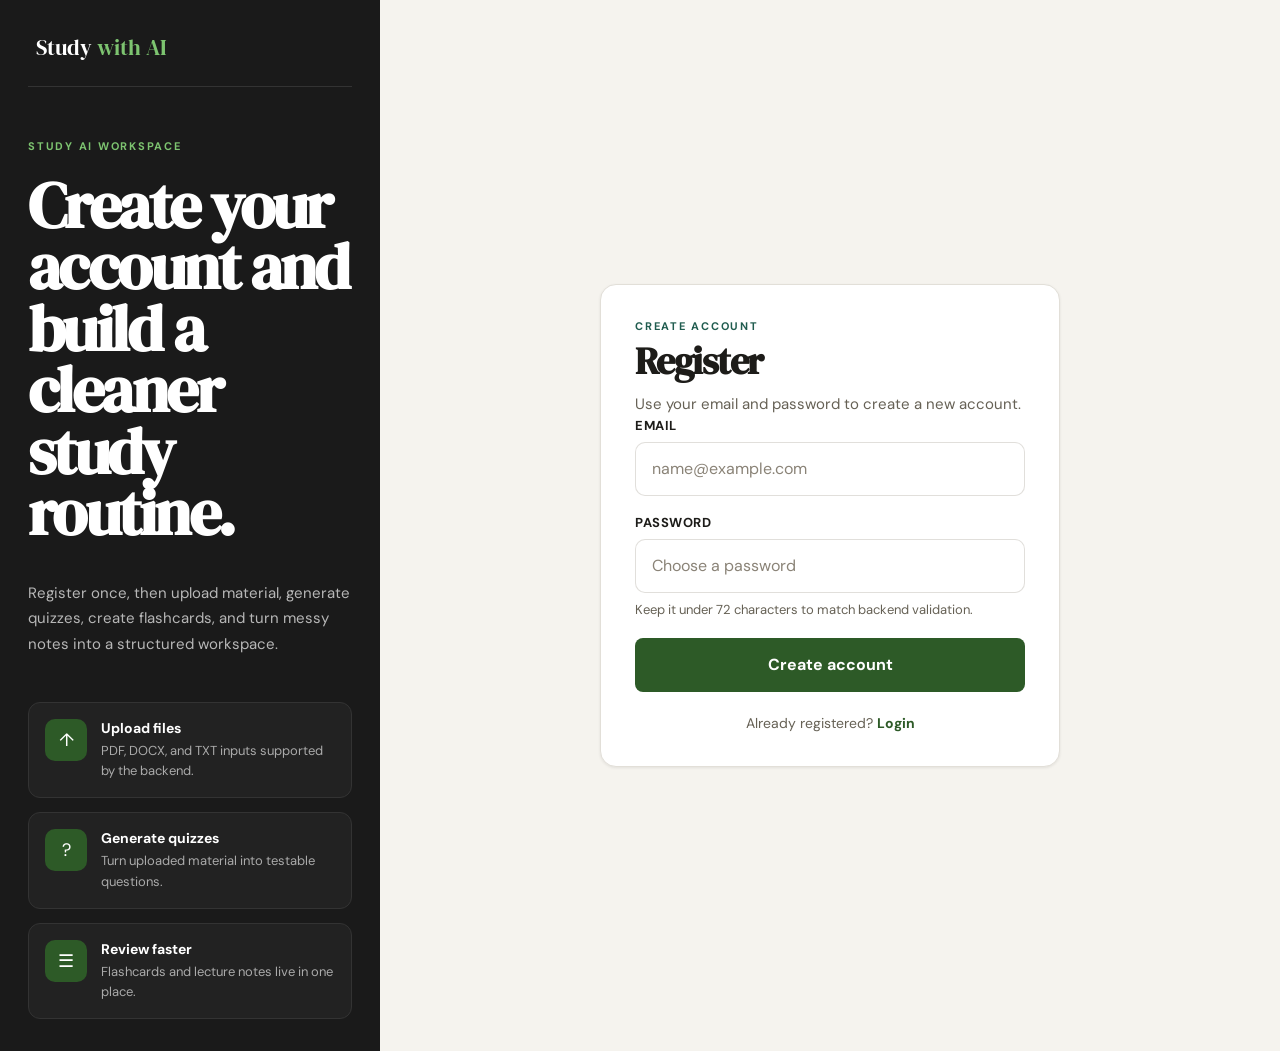
<file: TestProject/frontend/index.html>
<!DOCTYPE html>
<html lang="en">
<head>
    <meta charset="UTF-8">
    <meta name="viewport" content="width=device-width, initial-scale=1.0">
    <title>StudyPro | Register</title>
    <link rel="stylesheet" href="./styles.css">
</head>
<body class="page page-auth">
    <main class="auth-dashboard">
        <aside class="auth-sidebar">
            <div class="dashboard-logo">Study<span> with AI</span></div>
            <p class="auth-sidebar-eyebrow">Study AI workspace</p>
            <h1 class="auth-sidebar-title">Create your account and build a cleaner study routine.</h1>
            <p class="auth-sidebar-copy">
                Register once, then upload material, generate quizzes, create flashcards, and turn messy notes into a structured workspace.
            </p>

            <div class="auth-sidebar-list">
                <div class="auth-sidebar-item">
                    <span class="auth-sidebar-item-icon">↑</span>
                    <div>
                        <strong>Upload files</strong>
                        <p>PDF, DOCX, and TXT inputs supported by the backend.</p>
                    </div>
                </div>
                <div class="auth-sidebar-item">
                    <span class="auth-sidebar-item-icon">?</span>
                    <div>
                        <strong>Generate quizzes</strong>
                        <p>Turn uploaded material into testable questions.</p>
                    </div>
                </div>
                <div class="auth-sidebar-item">
                    <span class="auth-sidebar-item-icon">☰</span>
                    <div>
                        <strong>Review faster</strong>
                        <p>Flashcards and lecture notes live in one place.</p>
                    </div>
                </div>
            </div>
        </aside>

        <section class="auth-main">
            <div class="auth-card-shell">
                <p class="eyebrow">Create account</p>
                <h2>Register</h2>
                <p class="subtitle">Use your email and password to create a new account.</p>

                <form id="register-form" class="auth-form">
                    <div class="field">
                        <label for="register-email">Email</label>
                        <input id="register-email" type="email" placeholder="name@example.com" autocomplete="email" required>
                    </div>

                    <div class="field">
                        <label for="register-password">Password</label>
                        <input id="register-password" type="password" placeholder="Choose a password" autocomplete="new-password" required>
                        <p class="field-hint">Keep it under 72 characters to match backend validation.</p>
                    </div>

                    <button type="submit" data-idle-label="Create account">Create account</button>
                </form>

                <p class="switch-text">
                    Already registered? <a href="./login.html">Login</a>
                </p>
            </div>
        </section>
    </main>

    <div id="toast" class="toast hidden"></div>

    <script src="./app.js"></script>
</body>
</html>
</file>
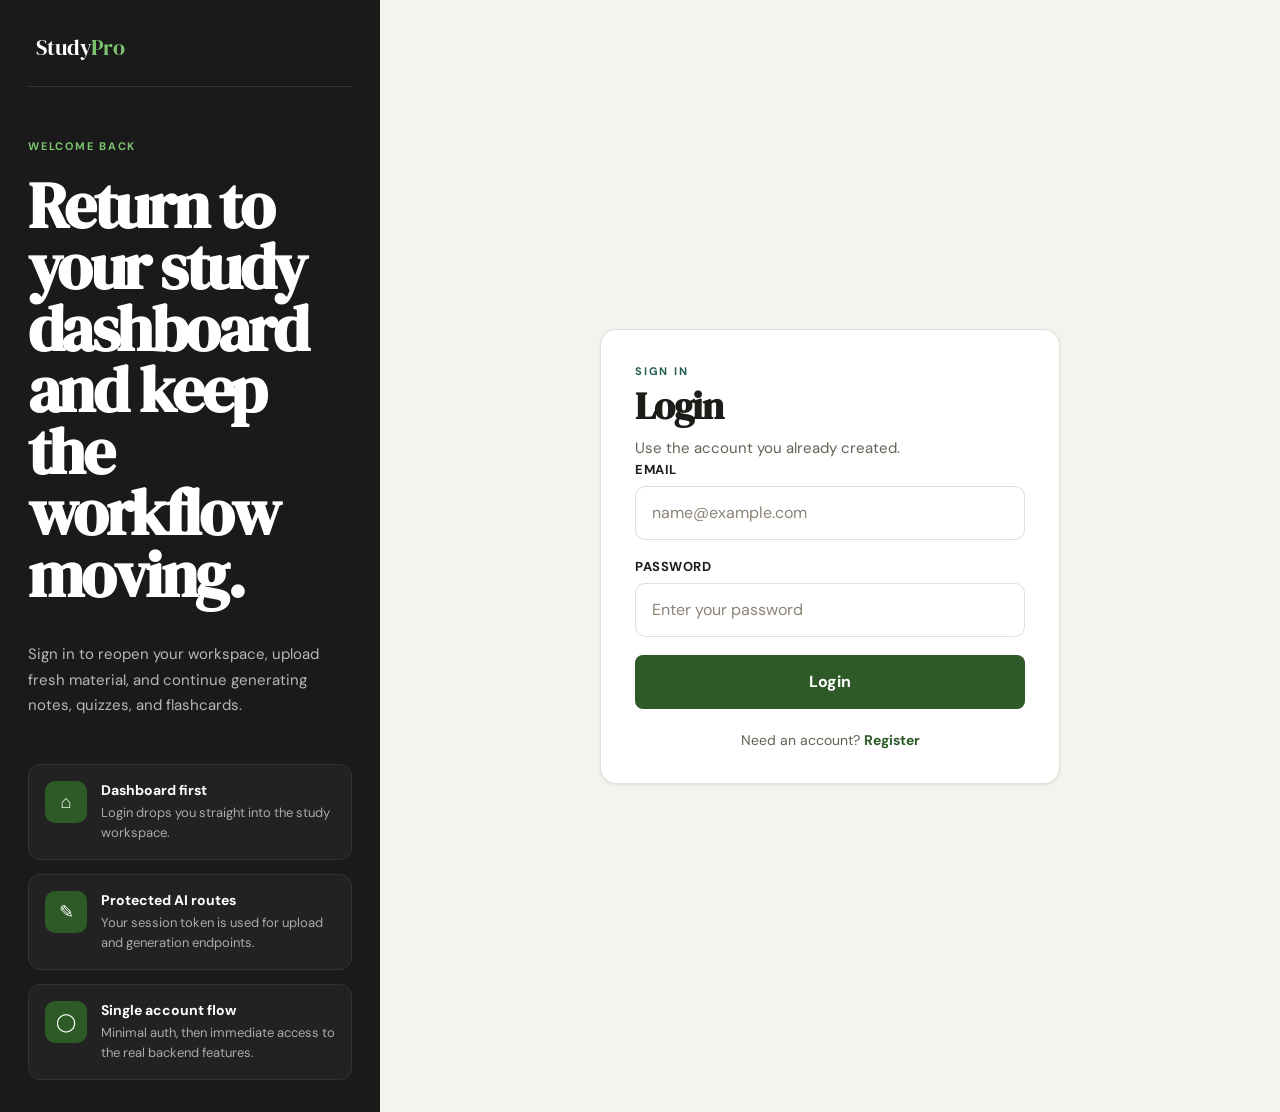
<file: TestProject/frontend/login.html>
<!DOCTYPE html>
<html lang="en">
<head>
    <meta charset="UTF-8">
    <meta name="viewport" content="width=device-width, initial-scale=1.0">
    <title>StudyPro | Login</title>
    <link rel="stylesheet" href="./styles.css">
</head>
<body class="page page-auth">
    <main class="auth-dashboard">
        <aside class="auth-sidebar">
            <div class="dashboard-logo">Study<span>Pro</span></div>
            <p class="auth-sidebar-eyebrow">Welcome back</p>
            <h1 class="auth-sidebar-title">Return to your study dashboard and keep the workflow moving.</h1>
            <p class="auth-sidebar-copy">
                Sign in to reopen your workspace, upload fresh material, and continue generating notes, quizzes, and flashcards.
            </p>

            <div class="auth-sidebar-list">
                <div class="auth-sidebar-item">
                    <span class="auth-sidebar-item-icon">⌂</span>
                    <div>
                        <strong>Dashboard first</strong>
                        <p>Login drops you straight into the study workspace.</p>
                    </div>
                </div>
                <div class="auth-sidebar-item">
                    <span class="auth-sidebar-item-icon">✎</span>
                    <div>
                        <strong>Protected AI routes</strong>
                        <p>Your session token is used for upload and generation endpoints.</p>
                    </div>
                </div>
                <div class="auth-sidebar-item">
                    <span class="auth-sidebar-item-icon">◯</span>
                    <div>
                        <strong>Single account flow</strong>
                        <p>Minimal auth, then immediate access to the real backend features.</p>
                    </div>
                </div>
            </div>
        </aside>

        <section class="auth-main">
            <div class="auth-card-shell">
                <p class="eyebrow">Sign in</p>
                <h2>Login</h2>
                <p class="subtitle">Use the account you already created.</p>

                <form id="login-form" class="auth-form">
                    <div class="field">
                        <label for="login-email">Email</label>
                        <input id="login-email" type="email" placeholder="name@example.com" autocomplete="email" required>
                    </div>

                    <div class="field">
                        <label for="login-password">Password</label>
                        <input id="login-password" type="password" placeholder="Enter your password" autocomplete="current-password" required>
                    </div>

                    <button type="submit" data-idle-label="Login">Login</button>
                </form>

                <p class="switch-text">
                    Need an account? <a href="./index.html">Register</a>
                </p>
            </div>
        </section>
    </main>

    <div id="toast" class="toast hidden"></div>

    <script src="./app.js"></script>
</body>
</html>
</file>
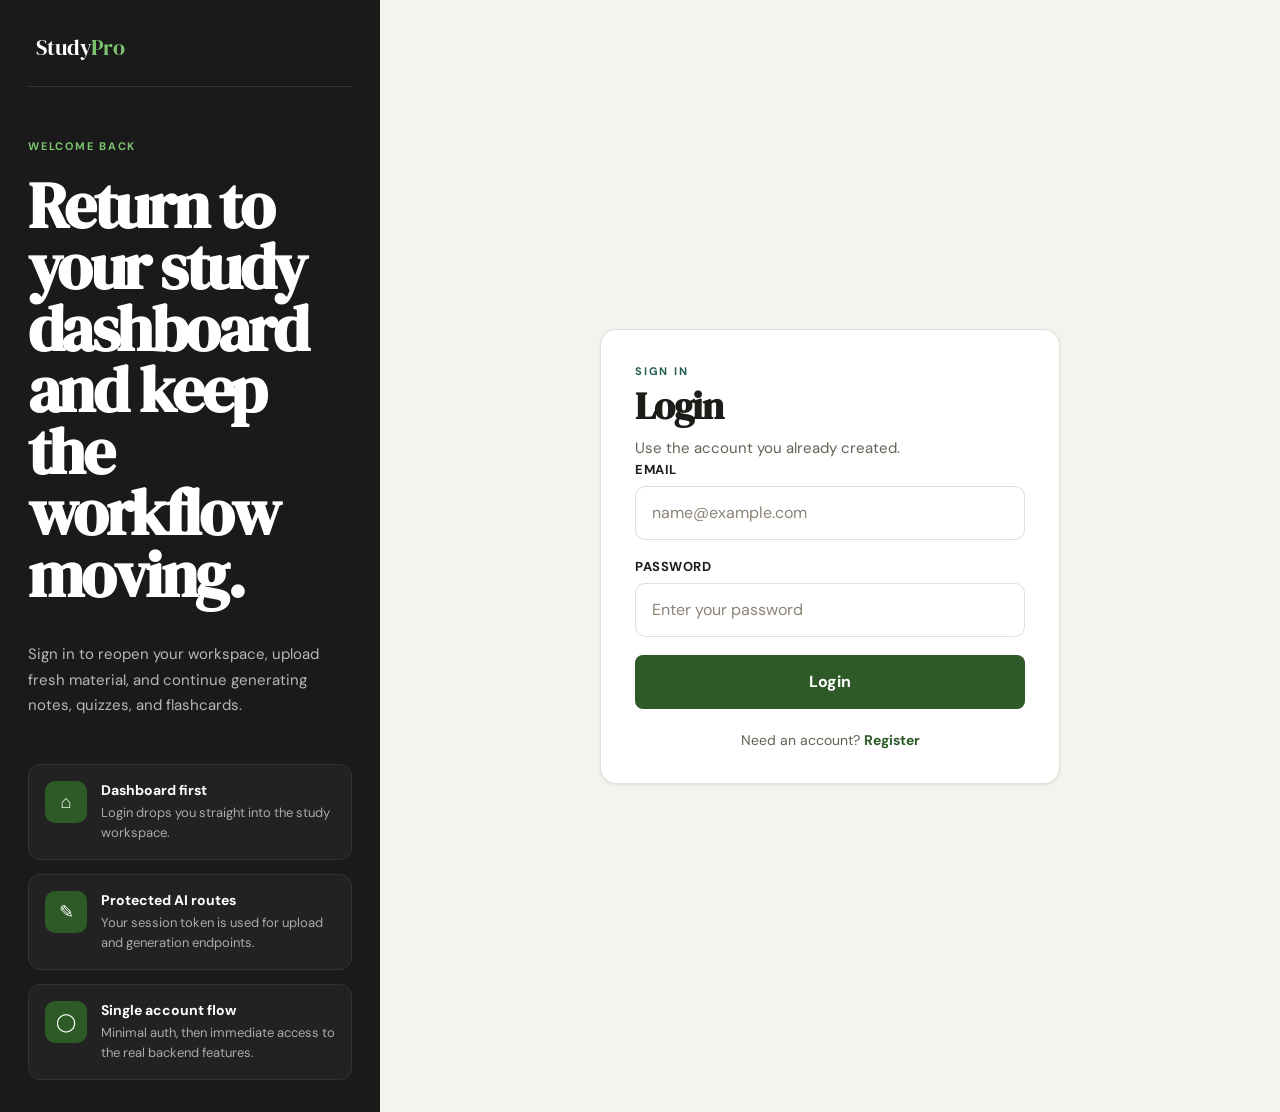
<file: TestProject/frontend/study.html>
<!DOCTYPE html>
<html lang="en">
<head>
    <meta charset="UTF-8">
    <meta name="viewport" content="width=device-width, initial-scale=1.0">
    <title>StudyPro | Workspace</title>
    <link rel="stylesheet" href="./styles.css">
</head>
<body class="page page-workspace">
    <div class="dashboard-layout">
        <aside class="dashboard-sidebar">
            <div class="dashboard-logo">Study<span>Pro</span></div>
            <button class="nav-item active" type="button"><span class="nav-icon">⌂</span> Dashboard</button>
            <button id="open-upload-button" class="nav-item" type="button"><span class="nav-icon">↑</span> Upload</button>
            <button class="nav-item" type="button" data-agent-action="quiz"><span class="nav-icon">?</span> My Quizzes</button>
            <button class="nav-item" type="button" data-agent-action="flashcards"><span class="nav-icon">☰</span> Flashcards</button>
            <button class="nav-item" type="button" data-agent-action="notes"><span class="nav-icon">✎</span> Notes</button>
            <div class="sidebar-spacer"></div>
            <button id="logout-button" class="nav-item session-nav" type="button"><span class="nav-icon">◯</span> <span id="session-email">Loading...</span></button>
            <p id="session-status" class="sidebar-status">Checking session</p>
        </aside>

        <main class="dashboard-main">
            <div class="topbar">
                <h1 class="page-title">Dashboard</h1>
                <button id="topbar-upload-button" class="upload-btn" type="button">↑ Upload file</button>
            </div>

            <form id="upload-form" class="dashboard-upload-form">
                <input id="study-file" name="file" type="file" accept=".txt,.pdf,.docx" required>
            </form>

            <div class="stats">
                <div class="stat-card">
                    <div class="stat-label">Files uploaded</div>
                    <div id="stat-files" class="stat-value">0</div>
                    <div id="stat-files-sub" class="stat-sub">No uploads yet</div>
                </div>
                <div class="stat-card">
                    <div class="stat-label">Quizzes generated</div>
                    <div id="stat-quizzes" class="stat-value">0</div>
                    <div class="stat-sub">Based on your uploaded material</div>
                </div>
                <div class="stat-card">
                    <div class="stat-label">Flashcards created</div>
                    <div id="stat-flashcards" class="stat-value">0</div>
                    <div id="stat-flashcards-sub" class="stat-sub">Lecture notes are available too</div>
                </div>
            </div>

            <label class="upload-zone" for="study-file">
                <div class="upload-zone-icon">⬆</div>
                <div class="upload-zone-text">Drop your file here or <strong>browse</strong></div>
                <div id="file-picker-title" class="upload-zone-sub">Supports PDF, DOCX, TXT</div>
            </label>

            <div class="section-title">Generate from your file</div>
            <div class="actions">
                <button type="button" class="action-card" data-agent-action="quiz">
                    <div class="action-icon">?</div>
                    <div class="action-title">Generate quiz</div>
                    <div class="action-desc">Multiple choice questions from your material</div>
                </button>
                <button type="button" class="action-card" data-agent-action="flashcards">
                    <div class="action-icon">☰</div>
                    <div class="action-title">Flashcards</div>
                    <div class="action-desc">Key terms and definitions to memorize</div>
                </button>
                <button type="button" class="action-card" data-agent-action="notes">
                    <div class="action-icon">✎</div>
                    <div class="action-title">Lecture notes</div>
                    <div class="action-desc">Structured summary of the content</div>
                </button>
            </div>

            <div class="section-title">Recent files</div>
            <section class="recent">
                <div class="recent-header">All files</div>
                <div id="recent-files-list"></div>
            </section>

            <div class="section-title">Study AI output</div>
            <section class="recent ai-output">
                <div class="recent-header">Agent responses</div>
                <div id="agent-thread" class="agent-thread dashboard-thread" aria-live="polite"></div>
                <form id="agent-form" class="agent-form dashboard-agent-form">
                    <div class="agent-composer">
                        <input
                            id="agent-input"
                            type="text"
                            placeholder="Try: summarize my file, quiz me, or make flashcards"
                            autocomplete="off"
                        >
                        <button id="agent-send-button" type="submit" data-idle-label="Send">Send</button>
                    </div>
                </form>
            </section>
        </main>
    </div>

    <div id="toast" class="toast hidden"></div>

    <script src="./app.js"></script>
</body>
</html>
</file>
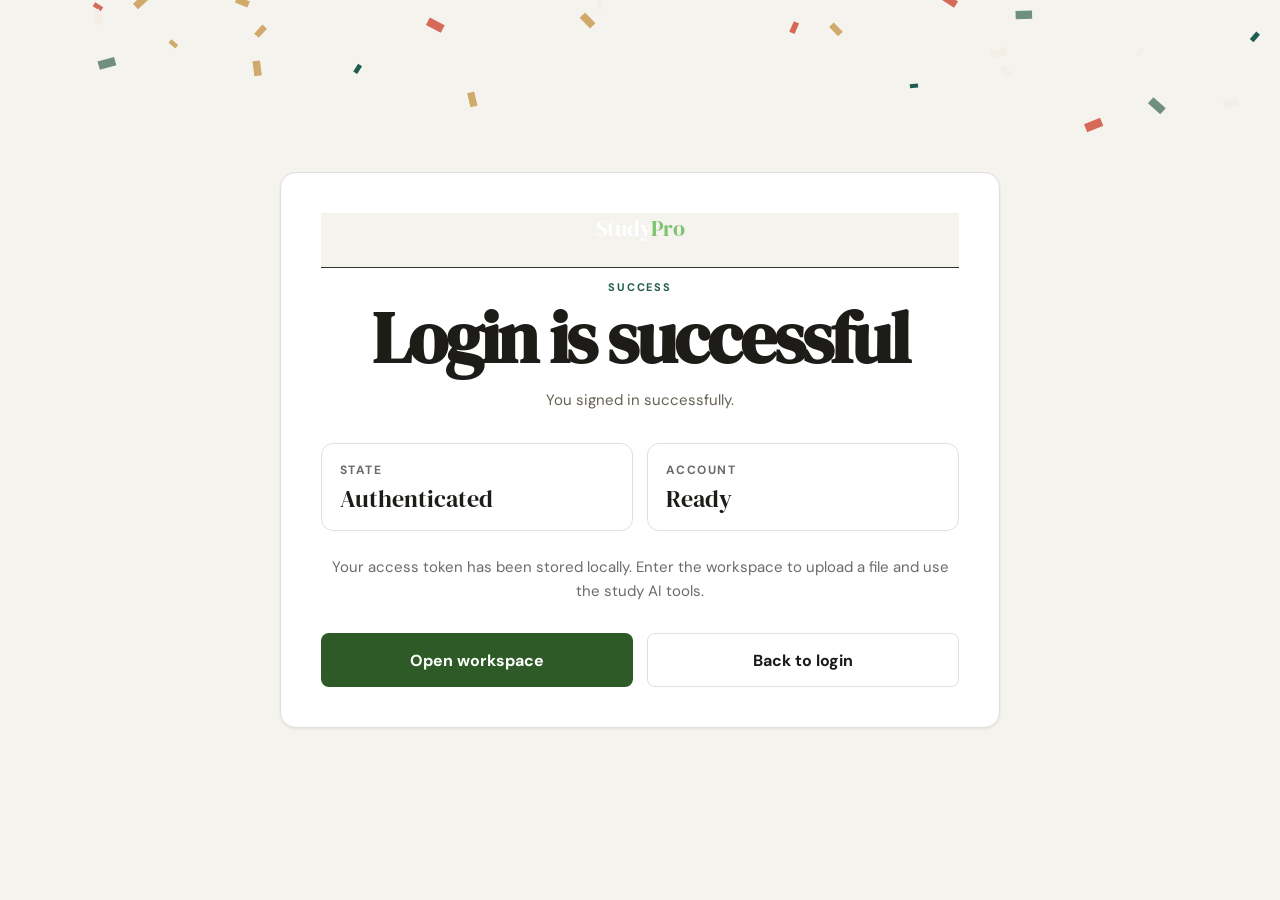
<file: TestProject/frontend/success.html>
<!DOCTYPE html>
<html lang="en">
<head>
    <meta charset="UTF-8">
    <meta name="viewport" content="width=device-width, initial-scale=1.0">
    <title>StudyPro | Success</title>
    <link rel="stylesheet" href="./styles.css">
</head>
<body class="page page-success">
    <canvas id="confetti-canvas" class="confetti-canvas"></canvas>
    <main class="success-dashboard">
        <section class="success-card">
            <div class="dashboard-logo success-logo">Study<span>Pro</span></div>
            <p class="eyebrow">Success</p>
            <h1 id="success-title">Login is successful</h1>
            <p id="success-subtitle" class="subtitle">
                The request completed successfully.
            </p>

            <div class="success-summary">
                <div class="success-metric">
                    <span class="success-metric-label">State</span>
                    <span id="success-state" class="success-metric-value">Authenticated</span>
                </div>
                <div class="success-metric">
                    <span class="success-metric-label">Account</span>
                    <span id="success-email" class="success-metric-value">Ready</span>
                </div>
            </div>

            <p id="success-note" class="success-note">
                You can now continue with the next step.
            </p>

            <div class="success-actions">
                <a id="success-primary-action" class="button-link" href="./login.html">Back to login</a>
                <a id="success-secondary-action" class="button-link button-link-secondary" href="./index.html">Register another account</a>
            </div>
        </section>
    </main>

    <script src="./app.js"></script>
</body>
</html>
</file>
<file: TestProject/frontend/styles.css>
@import url('https://fonts.googleapis.com/css2?family=DM+Serif+Display&family=DM+Sans:wght@400;500;700&display=swap');

:root {
    --bg: #f5f1e8;
    --bg-deep: #e2d9c7;
    --panel: rgba(255, 252, 245, 0.8);
    --panel-strong: rgba(255, 255, 255, 0.92);
    --text: #1d1c19;
    --muted: #666155;
    --line: rgba(69, 57, 35, 0.16);
    --line-strong: rgba(69, 57, 35, 0.28);
    --accent: #205c4f;
    --accent-strong: #173f37;
    --accent-soft: rgba(32, 92, 79, 0.12);
    --danger: #8e2f24;
    --shadow: 0 24px 60px rgba(41, 33, 18, 0.12);
    --radius-xl: 32px;
    --radius-lg: 24px;
    --radius-md: 18px;
    --transition: 180ms ease;
}

*,
*::before,
*::after {
    box-sizing: border-box;
}

html {
    color-scheme: light;
}

body {
    margin: 0;
    min-height: 100vh;
    color: var(--text);
    font-family: "DM Sans", sans-serif;
    background:
        radial-gradient(circle at top left, rgba(32, 92, 79, 0.16), transparent 30%),
        radial-gradient(circle at bottom right, rgba(186, 147, 92, 0.16), transparent 28%),
        linear-gradient(145deg, var(--bg), var(--bg-deep));
}

a {
    color: inherit;
}

.page {
    position: relative;
    overflow-x: hidden;
}

.page-glow {
    position: fixed;
    z-index: 0;
    width: 24rem;
    height: 24rem;
    border-radius: 999px;
    filter: blur(18px);
    opacity: 0.55;
    pointer-events: none;
}

.page-glow-left {
    top: -7rem;
    left: -8rem;
    background: rgba(32, 92, 79, 0.24);
}

.page-glow-right {
    right: -7rem;
    bottom: -9rem;
    background: rgba(186, 147, 92, 0.26);
}

.auth-shell,
.success-shell {
    position: relative;
    z-index: 1;
    min-height: 100svh;
    display: grid;
    align-items: center;
    padding: 32px;
}

.auth-shell {
    grid-template-columns: minmax(0, 1.15fr) minmax(340px, 460px);
    gap: 28px;
    max-width: 1240px;
    margin: 0 auto;
}

.hero-panel,
.form-panel,
.success-card {
    border: 1px solid rgba(255, 255, 255, 0.55);
    box-shadow: var(--shadow);
    backdrop-filter: blur(14px);
}

.hero-panel {
    padding: 42px;
    border-radius: var(--radius-xl);
    background: linear-gradient(180deg, rgba(255, 251, 245, 0.6), rgba(247, 241, 230, 0.82));
    transform: translateY(18px);
    animation: rise-in 700ms ease forwards;
}

.form-panel {
    padding: 34px;
    border-radius: var(--radius-xl);
    background: var(--panel-strong);
    transform: translateY(24px);
    animation: rise-in 760ms ease forwards;
}

.page-auth {
    background: #f5f3ee;
}

.auth-dashboard {
    display: grid;
    grid-template-columns: 380px minmax(0, 1fr);
    min-height: 100svh;
}

.auth-sidebar {
    display: grid;
    align-content: start;
    gap: 22px;
    padding: 32px 28px;
    background: #1a1a1a;
    color: #ffffff;
}

.auth-sidebar-eyebrow {
    margin: 18px 0 0;
    color: #7dc470;
    font-size: 11px;
    font-weight: 700;
    letter-spacing: 0.16em;
    text-transform: uppercase;
}

.auth-sidebar-title {
    max-width: 12ch;
    color: #ffffff;
    font-family: "DM Serif Display", serif;
    font-size: clamp(2.6rem, 5vw, 4.1rem);
    line-height: 0.96;
}

.auth-sidebar-copy {
    max-width: 32rem;
    color: #b7b7b7;
    font-size: 15px;
    line-height: 1.7;
}

.auth-sidebar-list {
    display: grid;
    gap: 14px;
    margin-top: 8px;
}

.auth-sidebar-item {
    display: grid;
    grid-template-columns: 42px minmax(0, 1fr);
    gap: 14px;
    align-items: start;
    padding: 16px;
    border: 1px solid #333;
    border-radius: 12px;
    background: #222;
}

.auth-sidebar-item-icon {
    display: inline-flex;
    align-items: center;
    justify-content: center;
    width: 42px;
    height: 42px;
    border-radius: 10px;
    background: #2d5a27;
    color: #fff;
    font-size: 18px;
}

.auth-sidebar-item strong {
    display: block;
    margin-bottom: 4px;
    font-size: 14px;
    font-weight: 700;
}

.auth-sidebar-item p {
    margin: 0;
    color: #aaaaaa;
    font-size: 13px;
    line-height: 1.55;
}

.auth-main {
    display: grid;
    place-items: center;
    padding: 32px;
}

.auth-card-shell {
    width: 100%;
    max-width: 460px;
    padding: 34px;
    border: 1px solid #e2dfd8;
    border-radius: 16px;
    background: #ffffff;
    box-shadow: 0 1px 3px rgba(0, 0, 0, 0.08);
}

.brand {
    display: inline-flex;
    align-items: center;
    justify-content: center;
    min-width: 122px;
    height: 42px;
    margin-bottom: 52px;
    padding: 0 16px;
    border: 1px solid var(--line);
    border-radius: 999px;
    background: rgba(255, 255, 255, 0.44);
    font-size: 14px;
    font-weight: 700;
    letter-spacing: 0.08em;
    text-decoration: none;
    text-transform: uppercase;
}

.eyebrow {
    margin: 0 0 10px;
    color: var(--accent);
    font-size: 11px;
    font-weight: 700;
    letter-spacing: 0.16em;
    text-transform: uppercase;
}

h1,
h2 {
    margin: 0;
    font-family: "DM Serif Display", serif;
    font-weight: 700;
    letter-spacing: -0.04em;
    line-height: 0.95;
}

h1 {
    max-width: 10ch;
    font-size: clamp(3rem, 5vw, 5.5rem);
}

h2 {
    margin-bottom: 12px;
    font-size: clamp(2.4rem, 3vw, 3.2rem);
}

.subtitle {
    margin: 0;
    color: var(--muted);
    font-size: 15px;
    line-height: 1.65;
}

.hero-copy {
    max-width: 38rem;
    margin-top: 22px;
    font-size: 17px;
}

.feature-list {
    display: grid;
    grid-template-columns: repeat(3, minmax(0, 1fr));
    gap: 16px;
    margin-top: 42px;
}

.feature-card {
    min-height: 172px;
    padding: 18px;
    border: 1px solid var(--line);
    border-radius: var(--radius-lg);
    background: rgba(255, 255, 255, 0.5);
    transform: translateY(18px);
    opacity: 0;
    animation: stagger-in 620ms ease forwards;
}

.feature-card:nth-child(2) {
    animation-delay: 90ms;
}

.feature-card:nth-child(3) {
    animation-delay: 180ms;
}

.feature-title {
    margin: 0 0 12px;
    font-family: "Iowan Old Style", "Palatino Linotype", "Book Antiqua", serif;
    font-size: 24px;
    line-height: 1.05;
}

.feature-copy {
    margin: 0;
    color: var(--muted);
    font-size: 14px;
    line-height: 1.55;
}

.hero-note {
    display: inline-flex;
    flex-wrap: wrap;
    gap: 12px;
    margin-top: 28px;
    padding: 14px 16px;
    border: 1px solid var(--line);
    border-radius: 999px;
    background: rgba(255, 255, 255, 0.45);
}

.hero-note-label {
    color: var(--text);
    font-size: 13px;
    font-weight: 700;
}

.hero-note-value {
    color: var(--muted);
    font-size: 13px;
}

.panel-header {
    margin-bottom: 28px;
}

.panel-header .subtitle {
    max-width: 28rem;
}

.auth-form {
    display: grid;
    gap: 18px;
}

.field {
    display: grid;
    gap: 8px;
}

label {
    font-size: 13px;
    font-weight: 700;
    letter-spacing: 0.04em;
    text-transform: uppercase;
}

input {
    width: 100%;
    height: 54px;
    padding: 0 16px;
    border: 1px solid var(--line);
    border-radius: 10px;
    background: #ffffff;
    color: var(--text);
    font: inherit;
    transition: border-color var(--transition), box-shadow var(--transition), background-color var(--transition);
}

input::placeholder {
    color: #8a8377;
}

input:focus {
    outline: none;
    border-color: var(--accent);
    box-shadow: 0 0 0 4px var(--accent-soft);
    background: #fffdf8;
}

.field-hint {
    margin: 0;
    color: var(--muted);
    font-size: 13px;
    line-height: 1.45;
}

button,
.button-link {
    display: inline-flex;
    align-items: center;
    justify-content: center;
    width: 100%;
    min-height: 54px;
    padding: 14px 18px;
    border: 0;
    border-radius: 8px;
    background: #2d5a27;
    color: #ffffff;
    text-decoration: none;
    font: inherit;
    font-weight: 700;
    cursor: pointer;
    transition: transform var(--transition), background-color var(--transition), opacity var(--transition);
}

button:hover,
.button-link:hover {
    background: #234a1e;
    transform: translateY(-1px);
}

button:disabled {
    opacity: 0.7;
    cursor: wait;
    transform: none;
}

.switch-text {
    margin: 22px 0 0;
    color: var(--muted);
    font-size: 14px;
    text-align: center;
}

.switch-text a {
    color: #2d5a27;
    font-weight: 700;
    text-decoration: none;
}

.switch-text a:hover {
    text-decoration: underline;
}

.page-success {
    background: #f5f3ee;
}

.success-dashboard {
    display: grid;
    place-items: center;
    min-height: 100svh;
    padding: 32px;
}

.success-card {
    width: 100%;
    max-width: 720px;
    padding: 40px;
    border: 1px solid #e2dfd8;
    border-radius: 16px;
    background: #ffffff;
    box-shadow: 0 1px 3px rgba(0, 0, 0, 0.08);
    text-align: center;
}

.success-logo {
    margin: 0 auto 22px;
    border-color: #e2dfd8;
    background: #f5f3ee;
    color: #1a1a1a;
}

.success-logo span {
    color: #2d5a27;
}

.success-card h1 {
    max-width: none;
    margin-bottom: 16px;
    font-size: clamp(2.9rem, 6vw, 4.5rem);
}

.success-summary {
    display: grid;
    grid-template-columns: repeat(2, minmax(0, 1fr));
    gap: 14px;
    margin-top: 30px;
}

.success-metric {
    display: grid;
    gap: 8px;
    padding: 18px;
    border: 1px solid #e2dfd8;
    border-radius: 12px;
    background: #ffffff;
    text-align: left;
}

.success-metric-label {
    color: #6b6b6b;
    font-size: 12px;
    font-weight: 700;
    letter-spacing: 0.12em;
    text-transform: uppercase;
}

.success-metric-value {
    font-family: "DM Serif Display", serif;
    font-size: 24px;
    line-height: 1.1;
    word-break: break-word;
}

.success-note {
    margin: 24px 0 0;
    color: #6b6b6b;
    font-size: 15px;
    line-height: 1.6;
}

.success-actions {
    display: grid;
    grid-template-columns: repeat(2, minmax(0, 1fr));
    gap: 14px;
    margin-top: 30px;
}

.button-link-secondary {
    border: 1px solid #e2dfd8;
    background: #ffffff;
    color: #1a1a1a;
}

.button-link-secondary:hover {
    background: #f5f3ee;
}

.page-workspace {
    font-family: "DM Sans", sans-serif;
    background: #f5f3ee;
}

.dashboard-layout {
    display: flex;
    min-height: 100svh;
}

.dashboard-sidebar {
    width: 220px;
    background: #1a1a1a;
    padding: 28px 16px;
    display: flex;
    flex-direction: column;
    gap: 4px;
    flex-shrink: 0;
}

.dashboard-logo {
    font-family: "DM Serif Display", serif;
    font-size: 22px;
    color: #fff;
    padding: 0 8px 24px;
    border-bottom: 1px solid #333;
    margin-bottom: 12px;
}

.dashboard-logo span {
    color: #7dc470;
}

.sidebar-spacer {
    flex: 1;
}

.dashboard-sidebar .nav-item {
    display: flex;
    align-items: center;
    gap: 10px;
    padding: 10px 12px;
    border-radius: 8px;
    font-size: 14px;
    color: #aaa;
    cursor: pointer;
    transition: all 0.15s ease;
    border: none;
    background: none;
    width: 100%;
    text-align: left;
    font-family: "DM Sans", sans-serif;
}

.dashboard-sidebar .nav-item:hover {
    background: #2a2a2a;
    color: #fff;
    transform: none;
}

.dashboard-sidebar .nav-item.active {
    background: #2d5a27;
    color: #fff;
}

.nav-icon {
    font-size: 16px;
    width: 18px;
    text-align: center;
}

.sidebar-status {
    margin: 10px 8px 0;
    color: #8f8f8f;
    font-size: 12px;
    line-height: 1.4;
}

.dashboard-main {
    flex: 1;
    padding: 32px;
    overflow-y: auto;
}

.dashboard-main .topbar {
    display: flex;
    align-items: center;
    justify-content: space-between;
    margin-bottom: 28px;
}

.dashboard-main .page-title {
    font-family: "DM Serif Display", serif;
    font-size: 28px;
    color: #1a1a1a;
}

.upload-btn {
    display: inline-flex;
    align-items: center;
    gap: 8px;
    min-height: auto;
    width: auto;
    padding: 10px 18px;
    border: none;
    border-radius: 8px;
    background: #2d5a27;
    color: #fff;
    font-size: 14px;
    font-family: "DM Sans", sans-serif;
    font-weight: 500;
    cursor: pointer;
}

.upload-btn:hover {
    background: #234a1e;
}

.dashboard-upload-form {
    display: none;
}

.dashboard-upload-form input {
    display: none;
}

.stats {
    display: grid;
    grid-template-columns: repeat(3, minmax(0, 1fr));
    gap: 16px;
    margin-bottom: 28px;
}

.stat-card {
    background: #ffffff;
    border: 1px solid #e2dfd8;
    border-radius: 12px;
    padding: 20px;
    box-shadow: 0 1px 3px rgba(0, 0, 0, 0.08);
}

.stat-label {
    margin-bottom: 8px;
    color: #6b6b6b;
    font-size: 12px;
    text-transform: uppercase;
    letter-spacing: 0.06em;
}

.stat-value {
    font-size: 32px;
    font-weight: 500;
    color: #1a1a1a;
}

.stat-sub {
    margin-top: 4px;
    color: #2d5a27;
    font-size: 13px;
}

.section-title {
    margin-bottom: 16px;
    color: #1a1a1a;
    font-size: 16px;
    font-weight: 500;
}

.upload-zone {
    display: block;
    margin-bottom: 28px;
    padding: 40px;
    border: 2px dashed #e2dfd8;
    border-radius: 12px;
    background: #ffffff;
    box-shadow: 0 1px 3px rgba(0, 0, 0, 0.08);
    text-align: center;
    cursor: pointer;
    transition: border-color 0.15s ease;
}

.upload-zone:hover {
    border-color: #2d5a27;
}

.upload-zone-icon {
    margin-bottom: 12px;
    font-size: 32px;
}

.upload-zone-text {
    font-size: 15px;
    color: #6b6b6b;
}

.upload-zone-text strong {
    color: #2d5a27;
}

.upload-zone-sub {
    margin-top: 6px;
    color: #aaa;
    font-size: 13px;
}

.actions {
    display: grid;
    grid-template-columns: repeat(3, minmax(0, 1fr));
    gap: 14px;
    margin-bottom: 28px;
}

.action-card {
    display: block;
    width: 100%;
    min-height: auto;
    padding: 20px;
    border: 1px solid #e2dfd8;
    border-radius: 12px;
    background: #ffffff;
    box-shadow: 0 1px 3px rgba(0, 0, 0, 0.08);
    color: #1a1a1a;
    text-align: left;
    cursor: pointer;
    transition: all 0.15s ease;
}

.action-card:hover {
    border-color: #2d5a27;
    background: #ffffff;
    transform: translateY(-2px);
    box-shadow: 0 4px 12px rgba(0, 0, 0, 0.1);
}

.action-card:disabled {
    opacity: 0.55;
    cursor: not-allowed;
    transform: none;
}

.action-icon {
    margin-bottom: 10px;
    font-size: 24px;
}

.action-title {
    margin-bottom: 4px;
    font-size: 15px;
    font-weight: 500;
}

.action-desc {
    color: #6b6b6b;
    font-size: 13px;
}

.recent {
    overflow: hidden;
    margin-bottom: 28px;
    border: 1px solid #e2dfd8;
    border-radius: 12px;
    background: #ffffff;
    box-shadow: 0 1px 3px rgba(0, 0, 0, 0.08);
}

.recent-header {
    padding: 16px 20px;
    border-bottom: 1px solid #e2dfd8;
    font-size: 15px;
    font-weight: 500;
}

.recent-item {
    display: flex;
    align-items: center;
    gap: 14px;
    padding: 14px 20px;
    border-bottom: 1px solid #e2dfd8;
    transition: background 0.1s ease;
}

.recent-item:last-child {
    border-bottom: none;
}

.recent-item:hover {
    background: #f5f3ee;
}

.file-icon {
    width: 36px;
    height: 36px;
    border-radius: 8px;
    display: flex;
    align-items: center;
    justify-content: center;
    flex-shrink: 0;
    font-size: 14px;
}

.file-icon.pdf {
    background: #fde8e8;
    color: #c0392b;
}

.file-icon.txt {
    background: #e8f0fd;
    color: #2563eb;
}

.file-icon.docx {
    background: #e8f3fd;
    color: #0369a1;
}

.file-info {
    flex: 1;
}

.file-name {
    font-size: 14px;
    font-weight: 500;
}

.file-meta {
    margin-top: 2px;
    color: #6b6b6b;
    font-size: 12px;
}

.file-badges {
    display: flex;
    flex-wrap: wrap;
    gap: 6px;
}

.badge {
    padding: 3px 8px;
    border-radius: 20px;
    font-size: 11px;
    font-weight: 500;
}

.badge.quiz {
    background: #e8f0e6;
    color: #2d5a27;
}

.badge.flash {
    background: #fef3e2;
    color: #92400e;
}

.badge.notes {
    background: #ede9fe;
    color: #5b21b6;
}

.ai-output {
    padding-bottom: 18px;
}

.dashboard-thread {
    min-height: 220px;
    padding: 20px;
}

.agent-message {
    display: grid;
    gap: 8px;
    max-width: min(100%, 52rem);
}

.agent-message-user {
    justify-self: end;
}

.agent-message-user .agent-bubble {
    background: #2d5a27;
    color: #ffffff;
}

.agent-message-assistant .agent-bubble {
    background: #f5f3ee;
}

.agent-meta {
    color: #6b6b6b;
    font-size: 12px;
    font-weight: 700;
    letter-spacing: 0.08em;
    text-transform: uppercase;
}

.agent-message-user .agent-meta {
    text-align: right;
}

.agent-bubble {
    padding: 18px 20px;
    border: 1px solid #e2dfd8;
    border-radius: 24px;
    box-shadow: none;
}

.agent-bubble p {
    margin: 0;
    line-height: 1.65;
}

.agent-bubble p + p {
    margin-top: 10px;
}

.result-title {
    margin: 0 0 12px;
    font-family: "Iowan Old Style", "Palatino Linotype", "Book Antiqua", serif;
    font-size: 1.7rem;
    line-height: 1.1;
}

.result-caption {
    margin: 0 0 16px;
    color: var(--muted);
    font-size: 14px;
    line-height: 1.55;
}

.result-stack {
    display: grid;
    gap: 12px;
}

.result-item {
    padding: 14px 16px;
    border: 1px solid #e2dfd8;
    border-radius: 18px;
    background: #ffffff;
}

.result-item h3,
.result-item h4 {
    margin: 0 0 8px;
    font-size: 1rem;
    line-height: 1.5;
}

.result-item p,
.result-item li {
    margin: 0;
    color: #6b6b6b;
    font-size: 14px;
    line-height: 1.6;
}

.result-item ul,
.result-item ol {
    margin: 10px 0 0;
    padding-left: 20px;
}

.dashboard-agent-form {
    padding: 0 20px;
}

.agent-composer {
    display: grid;
    grid-template-columns: minmax(0, 1fr) 128px;
    gap: 12px;
}

.agent-composer input {
    height: 56px;
    background: #ffffff;
}

.confetti-canvas {
    position: fixed;
    inset: 0;
    width: 100%;
    height: 100%;
    pointer-events: none;
}

.toast {
    position: fixed;
    right: 20px;
    bottom: 20px;
    z-index: 5;
    max-width: 340px;
    padding: 14px 16px;
    border-radius: 18px;
    background: rgba(29, 28, 25, 0.94);
    color: #f8f5ef;
    font-size: 14px;
    line-height: 1.5;
    box-shadow: 0 18px 40px rgba(29, 28, 25, 0.22);
}

.toast.error {
    background: var(--danger);
}

.hidden {
    display: none;
}

@keyframes rise-in {
    from {
        opacity: 0;
        transform: translateY(24px);
    }

    to {
        opacity: 1;
        transform: translateY(0);
    }
}

@keyframes stagger-in {
    from {
        opacity: 0;
        transform: translateY(18px);
    }

    to {
        opacity: 1;
        transform: translateY(0);
    }
}

@media (max-width: 980px) {
    .auth-shell {
        grid-template-columns: 1fr;
        align-items: start;
        min-height: auto;
    }

    .auth-dashboard {
        grid-template-columns: 1fr;
    }

    .auth-sidebar-title {
        max-width: 14ch;
    }

    .dashboard-layout {
        flex-direction: column;
    }

    .dashboard-sidebar {
        width: 100%;
    }

    .stats,
    .actions {
        grid-template-columns: 1fr;
    }

    .hero-panel {
        padding-bottom: 30px;
    }

    h1 {
        max-width: 14ch;
        font-size: clamp(2.8rem, 8vw, 4.4rem);
    }

    .feature-list {
        grid-template-columns: 1fr;
    }
}

@media (max-width: 640px) {
    .auth-shell,
    .success-shell {
        padding: 20px;
        align-items: start;
        min-height: auto;
    }

    .auth-sidebar,
    .auth-main,
    .success-dashboard {
        padding: 20px;
    }

    .auth-card-shell,
    .success-card {
        padding: 24px;
    }

    .dashboard-main {
        padding: 20px;
    }

    .hero-panel,
    .form-panel,
    .success-card {
        padding: 24px;
        border-radius: 24px;
    }

    .brand {
        margin-bottom: 34px;
    }

    h2 {
        font-size: 2.2rem;
    }

    .success-summary,
    .success-actions {
        grid-template-columns: 1fr;
    }

    .hero-note {
        border-radius: 20px;
    }

    .toast {
        right: 14px;
        bottom: 14px;
        left: 14px;
        max-width: none;
    }

    .dashboard-main .topbar {
        align-items: flex-start;
        flex-direction: column;
        gap: 14px;
    }

    .dashboard-thread,
    .dashboard-agent-form {
        padding-left: 14px;
        padding-right: 14px;
    }

    .agent-composer {
        grid-template-columns: 1fr;
    }
}
</file>
